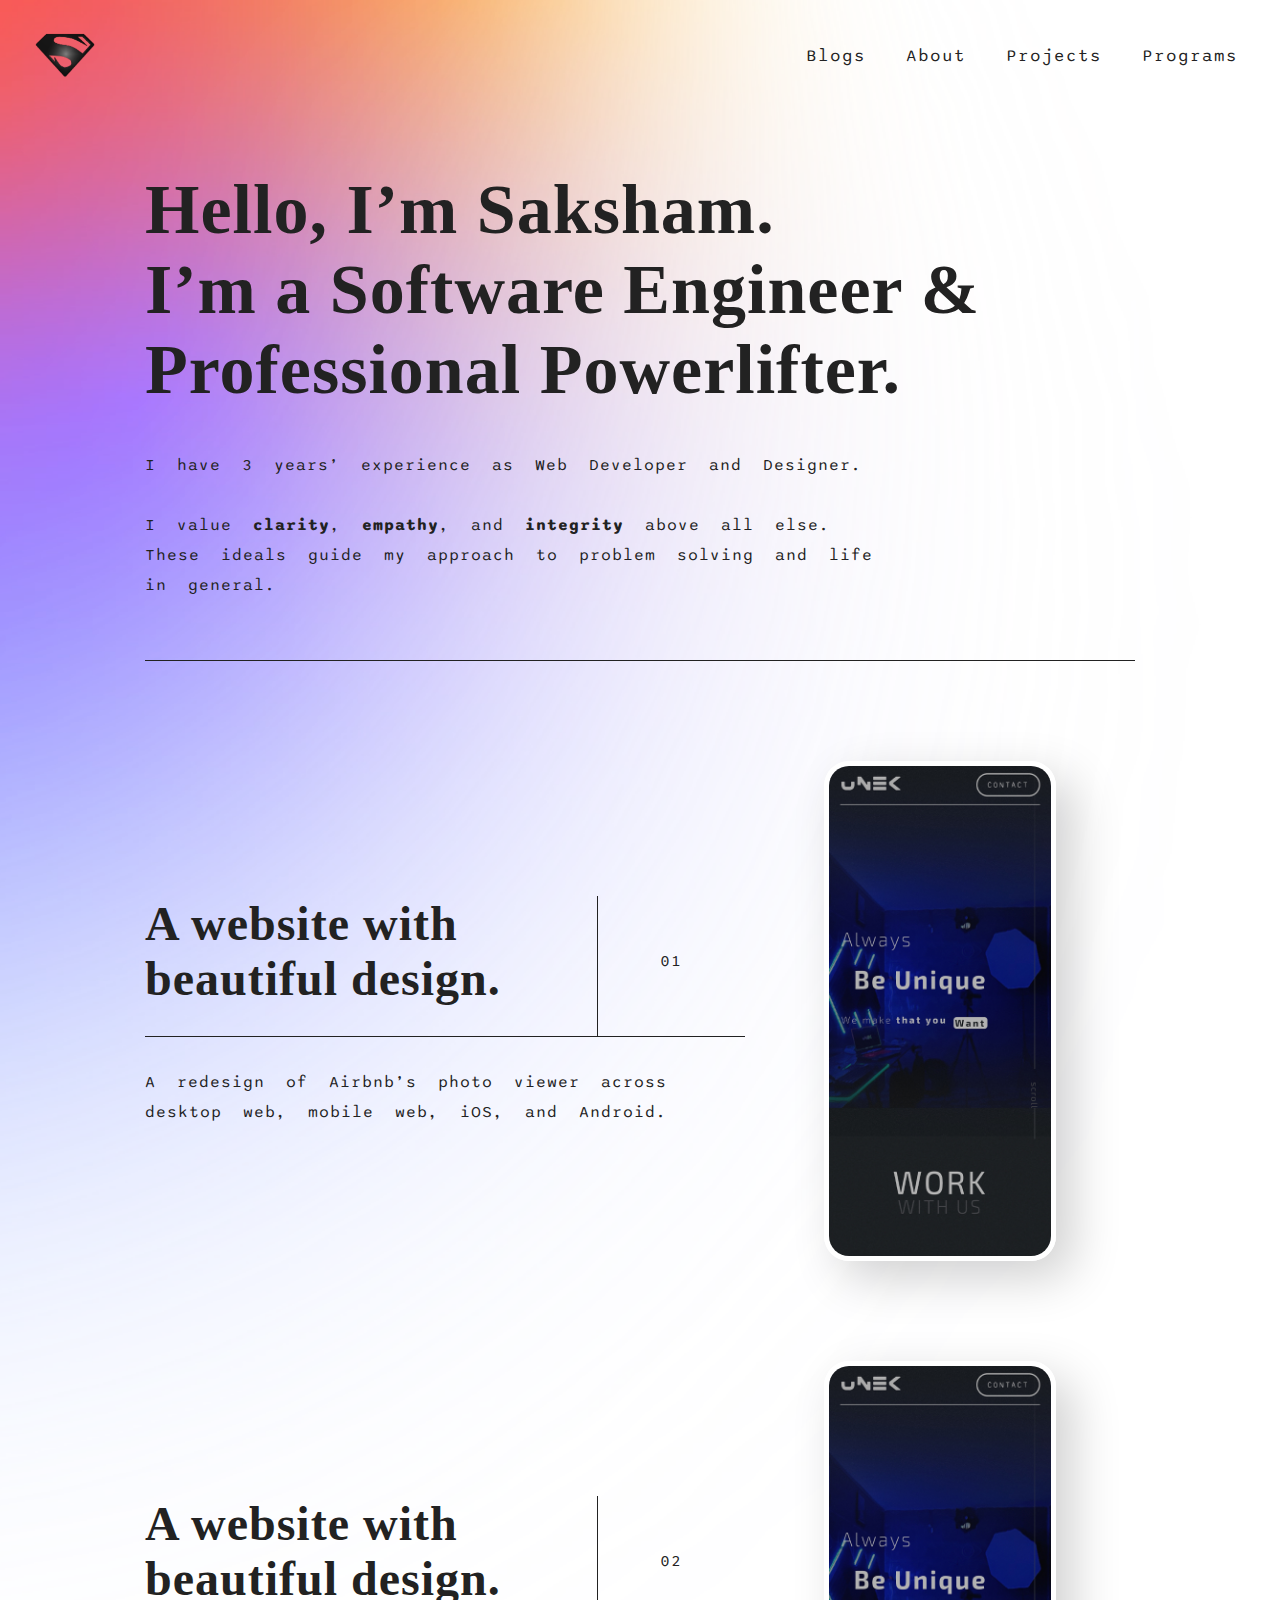
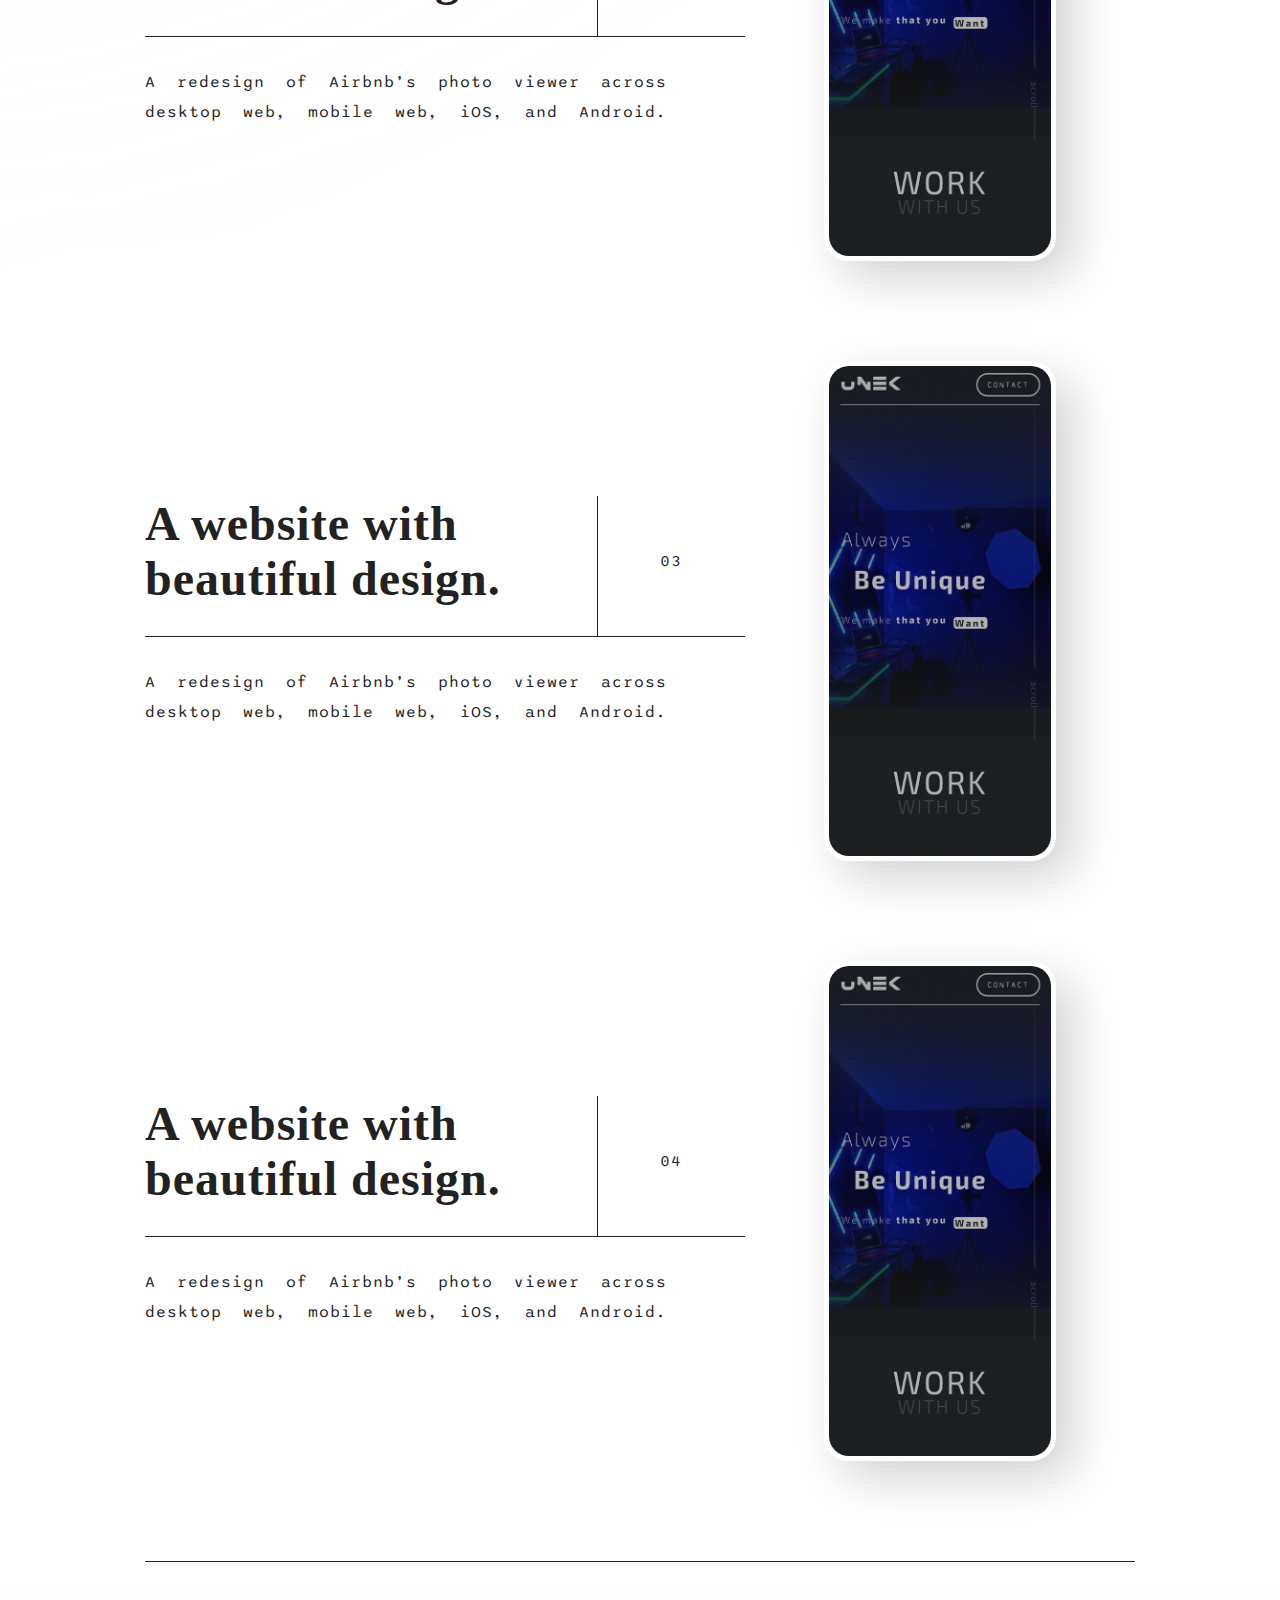
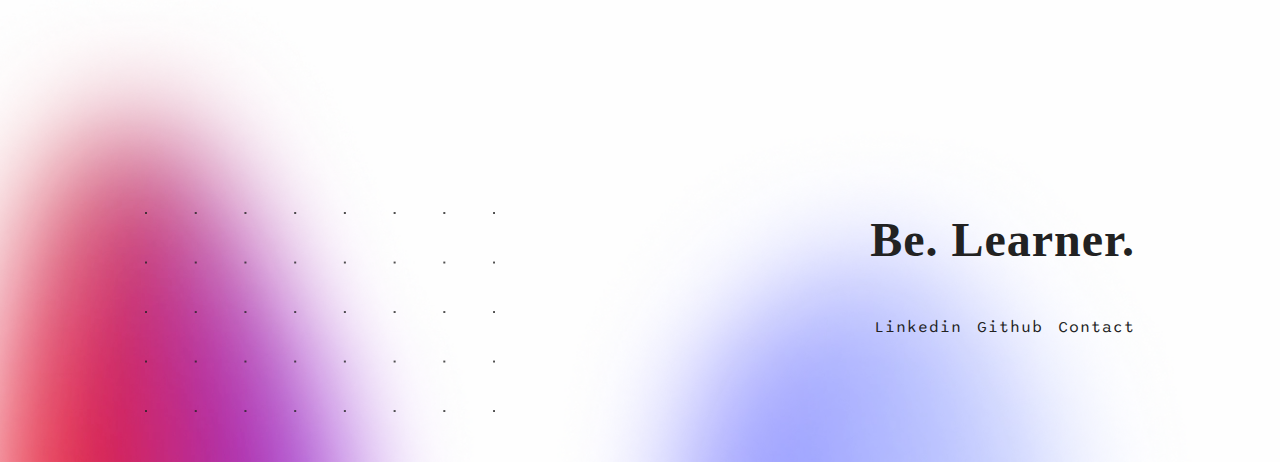
<file: New folder/index.html>
<html>
    <head>
        <title>Saksham Chib</title>
        <link rel="icon" type="image/x-icon" href="icon.jpg">
        <meta name="viewport" content="width=device-width, initial-scale=1.0">
        <link rel="stylesheet" href="style.css">
    </head>
    <body>
        <div class="colorchanger"></div>
        <div class="home">
            
            <div class="navbar">
                <div class="nav">
                    <div class="logo">
                        <a href="index.html"><img class="logoimage" src="logo.png" alt=""></a>
                    </div>
                    <div class="navspace"></div>
                    <a class="navbutton" href="">Blogs</a>
                    <a class="navbutton" href="about.html">About</a>
                    <a class="navbutton" href="Design.html">Projects</a>
                    <a class="navbutton" href="Project.html">Programs</a>
                </div>
            </div>
            <div class="homecontant">
                <h1 class="mytitle">
                    Hello,<br class="hlobr"> I’m Saksham.
                    <br>
                    <span class="mytitle" id="imdesigner">I’m a Software Engineer & Professional Powerlifter.</span>
                    
                </h1>
                <p class="mybio">
                    I have 3 years’ experience as Web Developer and Designer.
                    &zwj;
                    <br><br>
                    I value <strong>clarity</strong>, <strong>empathy</strong>, and <strong>integrity</strong> above all else. These ideals guide my approach to problem solving and life in general.
                    <br>
                    
                </p>
                <div class="homeline"></div>
            </div>


            <div id="projects">
                <div class="project-area">
                    <div class="project-text">
                        <div class="project-upper-text">
                            <div class="project-title">
                                <h1 class="project-name">
                                    A website with
                                    <br>
                                    beautiful design.
                                </h1>
                            </div>
                            <div class="project-mid-line"></div>
                            <div class="project-number">
                                <p class="project-count">01</p>
                            </div>
                        </div>
                        <div class="project-lower-text">
                            <p class="project-bio">
                                A redesign of Airbnb’s photo viewer across desktop web, mobile web, iOS, and Android.
                            </p>
                        </div>
                    </div>
                    <div class="project-visual">
                        <img src="project.jpg" alt="" class="project-image">
                    </div>
                </div>

                <div class="project-end-line"></div>

                <div class="project-area">
                    <div class="project-text">
                        <div class="project-upper-text">
                            <div class="project-title">
                                <h1 class="project-name">
                                    A website with
                                    <br>
                                    beautiful design.
                                </h1>
                            </div>
                            <div class="project-mid-line"></div>
                            <div class="project-number">
                                <p class="project-count">02</p>
                            </div>
                        </div>
                        <div class="project-lower-text">
                            <p class="project-bio">
                                A redesign of Airbnb’s photo viewer across desktop web, mobile web, iOS, and Android.
                            </p>
                        </div>
                    </div>
                    <div class="project-visual">
                        <img src="project.jpg" alt="" class="project-image">
                    </div>
                </div>

                <div class="project-end-line"></div>
                
                <div class="project-area">
                    <div class="project-text">
                        <div class="project-upper-text">
                            <div class="project-title">
                                <h1 class="project-name">
                                    A website with
                                    <br>
                                    beautiful design.
                                </h1>
                            </div>
                            <div class="project-mid-line"></div>
                            <div class="project-number">
                                <p class="project-count">03</p>
                            </div>
                        </div>
                        <div class="project-lower-text">
                            <p class="project-bio">
                                A redesign of Airbnb’s photo viewer across desktop web, mobile web, iOS, and Android.
                            </p>
                        </div>
                    </div>
                    <div class="project-visual">
                        <img src="project.jpg" alt="" class="project-image">
                    </div>
                </div>

                <div class="project-end-line"></div>

                <div class="project-area">
                    <div class="project-text">
                        <div class="project-upper-text">
                            <div class="project-title">
                                <h1 class="project-name">
                                    A website with
                                    <br>
                                    beautiful design.
                                </h1>
                            </div>
                            <div class="project-mid-line"></div>
                            <div class="project-number">
                                <p class="project-count">04</p>
                            </div>
                        </div>
                        <div class="project-lower-text">
                            <p class="project-bio">
                                A redesign of Airbnb’s photo viewer across desktop web, mobile web, iOS, and Android.
                            </p>
                        </div>
                    </div>
                    <div class="project-visual">
                        <img src="project.jpg" alt="" class="project-image">
                    </div>
                </div>


                <div class="project-base-line"></div>
            </div>
            
        </div>
        <footer>
            <div class="footer-area">
                <div class="foot-image">
                    <img src="footdots.png" alt="" class="footimg">
                </div>
                <div class="foot-text">
                    <h1 class="foot-title">
                        Be.<br class="brbe"> Learner.
                        <br>
                        
                    </h1>
                    <div class="foot-links">
                        <div class="faltuspace"></div>
                        <a class="foot-media"
                        href="https://www.linkedin.com/in/saksham-chib-55007a239" >
                    Linkedin</a>
                        <a class="foot-media" href="https://github.com/sakchib">Github</a>
                        <a class="foot-media" href="about.html">Contact</a>
                    </div>
            </div>
        </footer>
        
    </body>
</html>
</file>
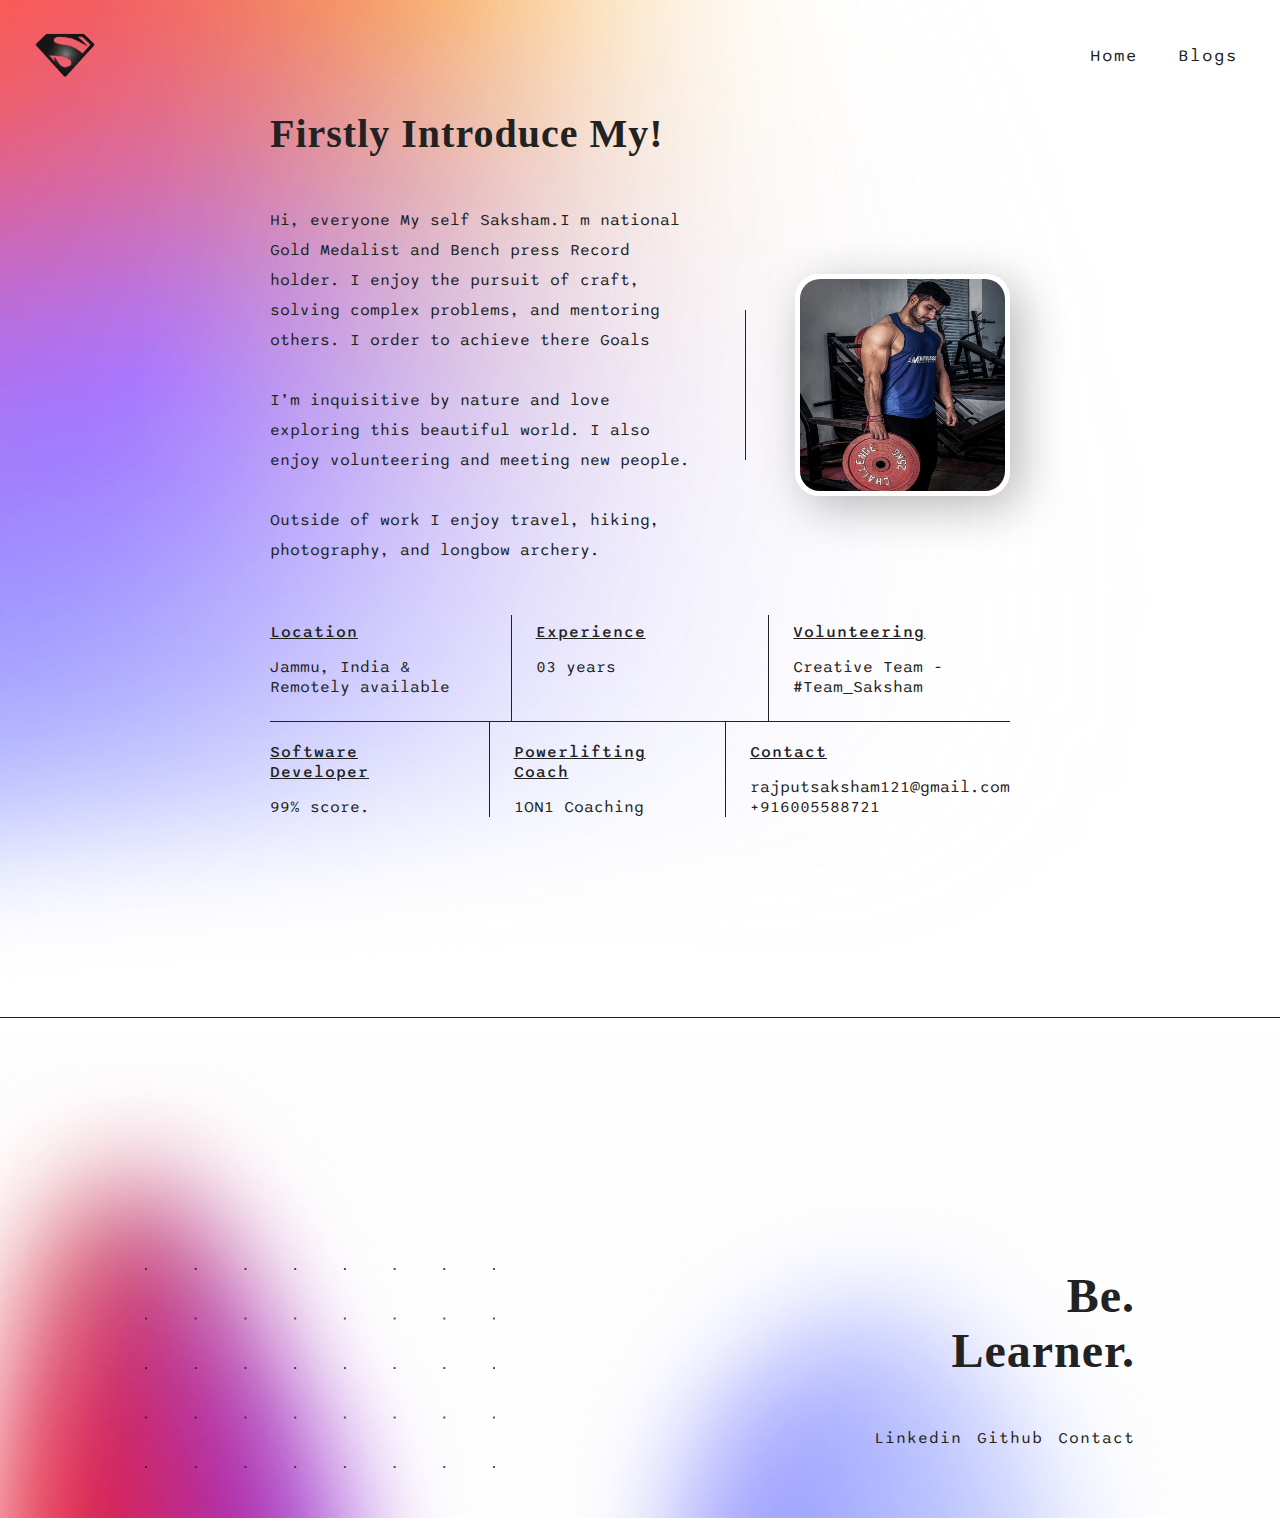
<file: New folder/about.html>
<html>
    <head>
        <title>About</title>
        <link rel="icon" type="image/x-icon" href="icon.jpg">
        <meta name="viewport" content="width=device-width, initial-scale=1.0">
        <link rel="stylesheet" href="style.css">
        <link rel="stylesheet" href="about.css">
    </head>
    <body>
        <div class="colorchanger2">

        </div>
        <div class="mainabout">
            <div class="navbar">
                <div class="nav">
                    <div class="logo">
                        <a href="index.html"><img class="logoimage" src="logo.png" alt=""></a>
                    </div>
                    <div class="navspace"></div>
                    <a class="navbutton" href="index.html">Home</a>
                    <a class="navbutton" href="">Blogs</a>
                </div>
            </div>
            <div class="about-contant">
                <div class="title-mimage">
                    <h1 class="about-title">Firstly Introduce<br class="whybr"> My!</h1>
                    <div class="myframe1">
                        <img src="pic.webp" alt="" class="mypic1">
                    </div>
                </div>
                
                <div class="about-myimage">
                    <div class="about-bio-wrap">
                        <p class="about-bio">
                            Hi, everyone My self Saksham.I m national Gold Medalist and Bench press
                            Record holder.
                            I enjoy the pursuit of craft, solving complex problems, and mentoring others.
                            I order to achieve there Goals
                            <br>
                            <br>
                            I’m inquisitive by nature and love exploring this beautiful world. I also enjoy volunteering and meeting new people.
                            <br>
                            <br>
                            Outside of work I enjoy travel, hiking, photography, and longbow archery.
                        </p>
                    </div>
                    <div class="about-mid-line"></div>
                    <div class="myimage-frame">
                        <img src="pic.webp" alt="" class="mypic">
                    </div>
                </div>
                <div class="skill-wrap">
                    <div class="skill-box1">
                        <div class="skills1">
                            <h6>Location</h6>
                            <p class="mini-bio">
                                Jammu, India &
                                <br>
                                Remotely available
                            </p>
                        </div>
                        <div class="skills2">
                            <h6>Experience</h6>
                            <p class="mini-bio">03 years</p>
                        </div>
                        <div class="skills3">
                            <h6>Volunteering</h6>
                            <p class="mini-bio">
                                Creative Team - 
                                <br>
                                #Team_Saksham
                            </p>
                        </div>
                    </div>

                    <div class="skill-box2">
                        <div class="skills4">
                            <h6 class="box2head">Software Developer</h6>
                            <p class="mini-bio">
                                99% score.
                            </p>
                        </div>
                        <div class="skills5">
                            <h6 class="box2head">Powerlifting Coach</h6>
                            <p class="mini-bio">1ON1 Coaching</p>
                        </div>
                        <div class="skills6">
                            <h6 class="box2head">Contact</h6>
                            <p class="mini-bio">
                                rajputsaksham121@gmail.com
                                <br>
                                +916005588721
                            </p>
                        </div>
                    </div>

                </div>
            </div>



            <div class="project-base-line"></div>
            </div>
            
        </div>
        <footer>
            <div class="footer-area">
                <div class="foot-image">
                    <img src="footdots.png" alt="" class="footimg">
                </div>
                <div class="foot-text">
                    <h1 class="foot-title">
                        Be.<br> Learner.
                        <br>
                        
                    </h1>
                    <div class="foot-links">
                        <div class="faltuspace"></div>
                        <a class="foot-media"
                        href="https://www.linkedin.com/in/saksham-chib-55007a239" >
                    Linkedin</a>
                        <a class="foot-media" href="https://github.com/sakchib">Github</a>
                        <a class="foot-media" href="about.html">Contact</a>
                    </div>
                </div>
            </div>
        </footer>
        
    </body>
</html>
</file>
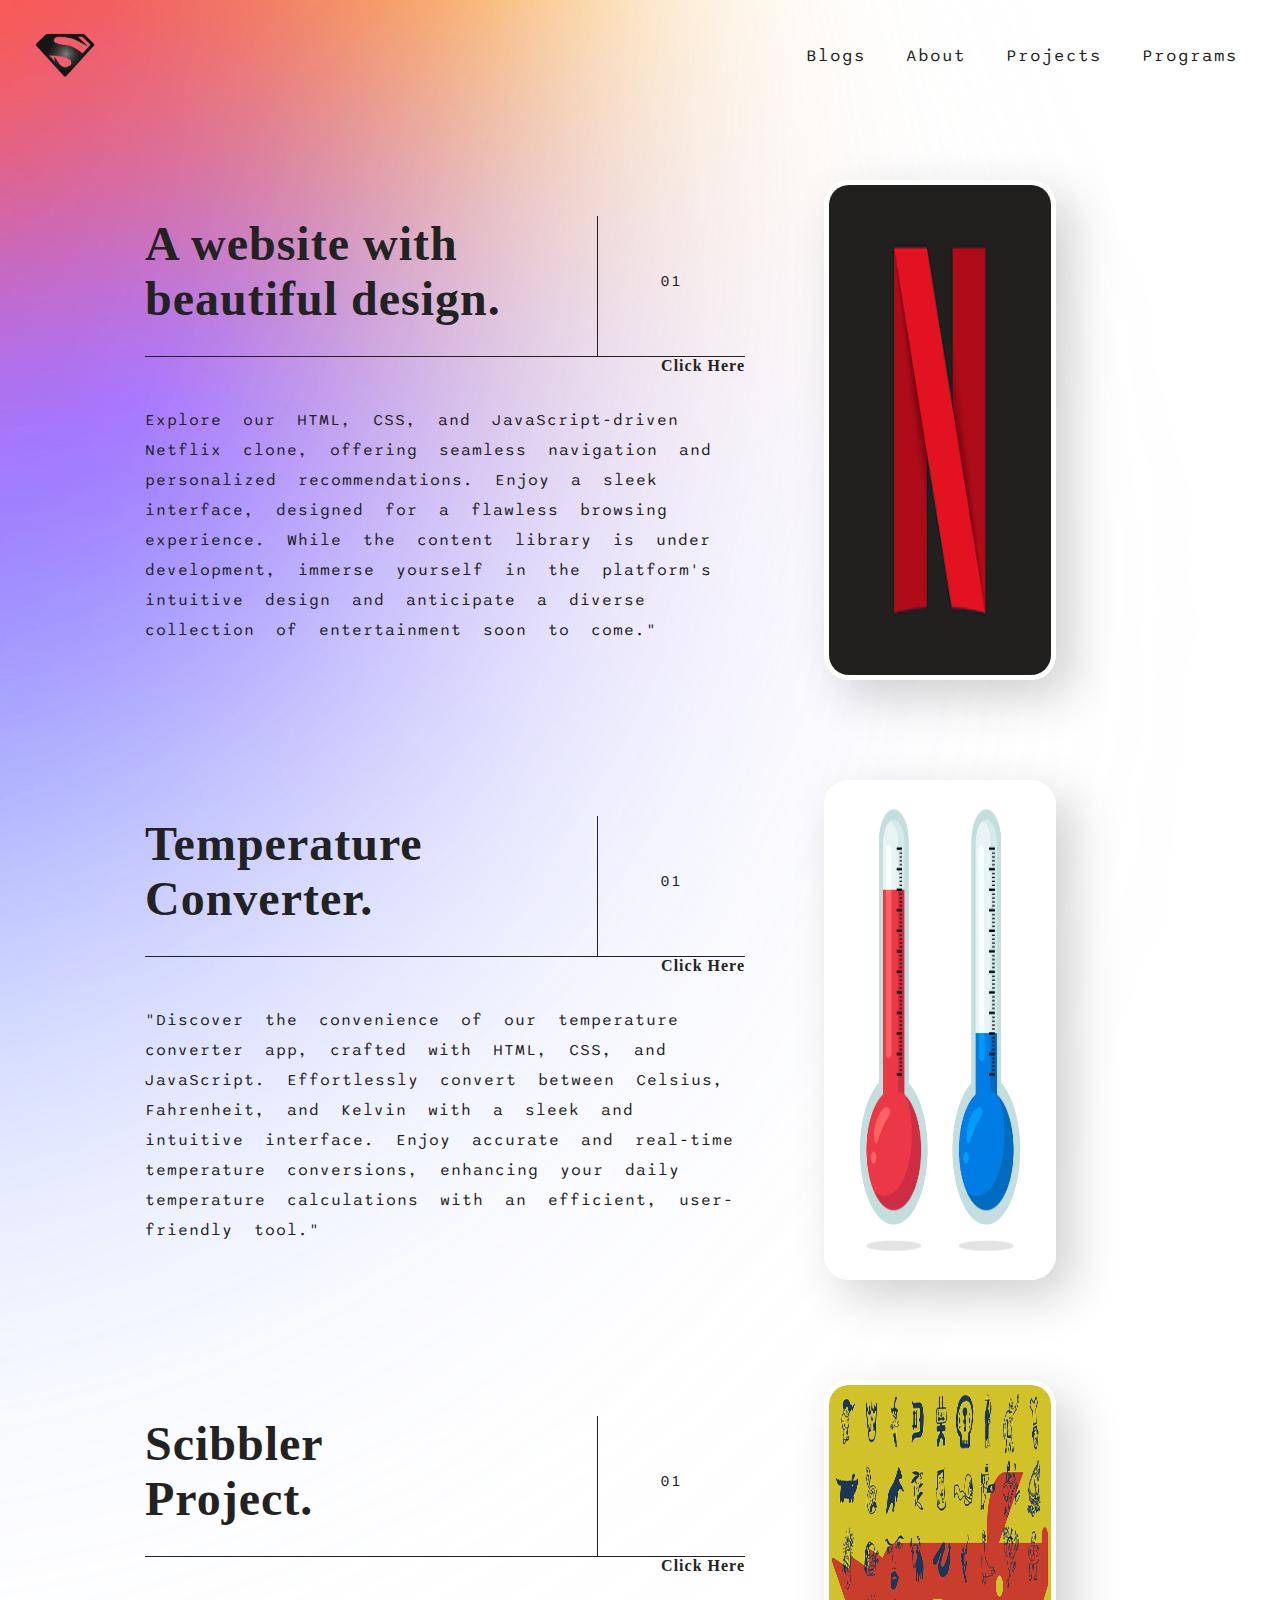
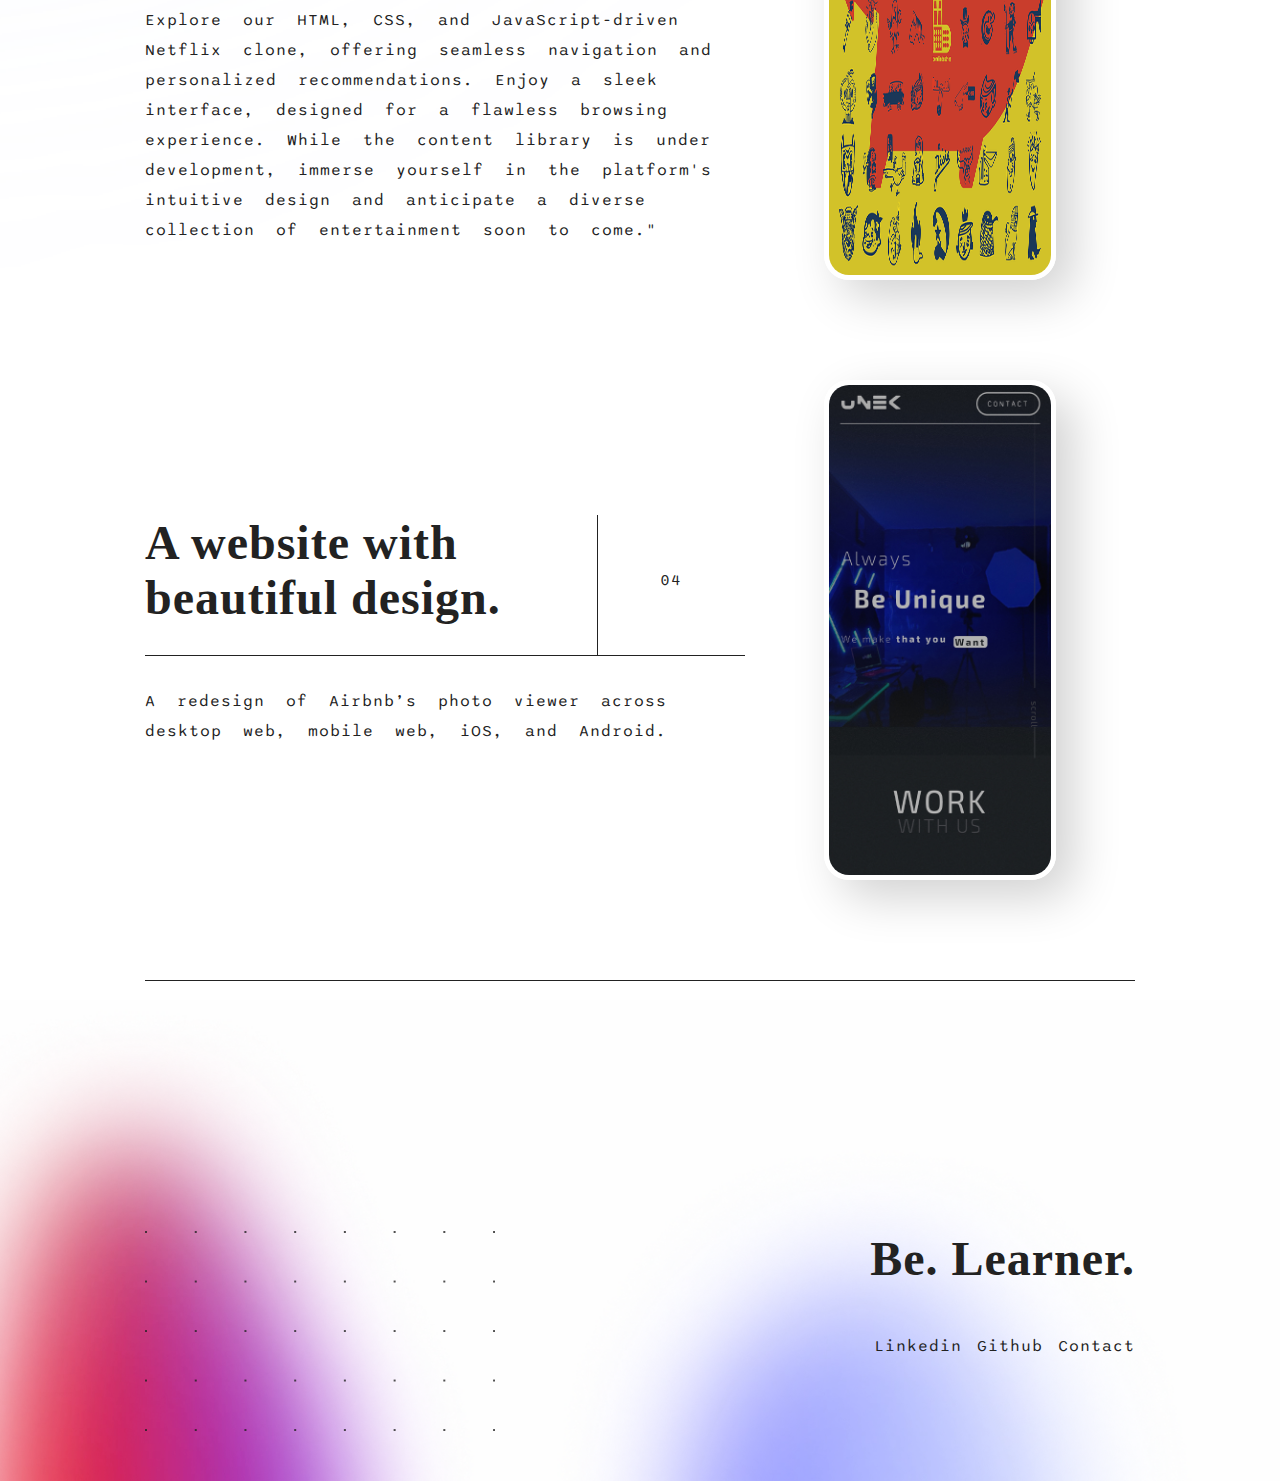
<file: New folder/Design.html>
<html>
    <head>
        <title>Saksham Chib</title>
        <link rel="icon" type="image/x-icon" href="icon.jpg">
        <meta name="viewport" content="width=device-width, initial-scale=1.0">
        <link rel="stylesheet" href="style.css">
    </head>
    <body>
        <div class="colorchanger"></div>
        <div class="home">
            
            <div class="navbar">
                <div class="nav">
                    <div class="logo">
                        <a href="index.html"><img class="logoimage" src="logo.png" alt=""></a>
                    </div>
                    <div class="navspace"></div>
                    <a class="navbutton" href="">Blogs</a>
                    <a class="navbutton" href="about.html">About</a>
                    <a class="navbutton" href="Design.html">Projects</a>
                    <a class="navbutton" href="Project.html">Programs</a>
                </div>
            </div>
            <!-- <div class="homecontant">
                <h1 class="mytitle">
                    Hello,<br class="hlobr"> I’m Saksham.
                    <br>
                    <span class="mytitle" id="imdesigner">I’m a Software Engineer & Professional Powerlifter.</span>
                    
                </h1>
                <p class="mybio">
                    I have 3 years’ experience as Web Developer and Designer.
                    &zwj;
                    <br><br>
                    I value <strong>clarity</strong>, <strong>empathy</strong>, and <strong>integrity</strong> above all else. These ideals guide my approach to problem solving and life in general.
                    <br>
                    
                </p>
                <div class="homeline"></div>
            </div> -->


            <div id="projects">
                <div class="project-area">
                    <div class="project-text">
                        <div class="project-upper-text">
                            <div class="project-title">
                                <h1 class="project-name">
                                    A website with
                                    <br>
                                    beautiful design.
                               
                                   
                                </h1>
                            </div>
                            <div class="project-mid-line"></div>
                            <div class="project-number">
                                <p class="project-count">01</p>
                            </div>
                        </div>
                        <div class="project-lower-text">
                            <a href="./Netflix-Clone-main/index.html" class="foot-media" ><h1>Click Here</h1>  </a>
                            <p class="project-bio">
                                Explore our HTML, CSS, and JavaScript-driven Netflix clone, offering seamless navigation and personalized recommendations. Enjoy a sleek interface, designed for a flawless browsing experience. While the content library is under development, immerse yourself in the platform's intuitive design and anticipate a diverse collection of entertainment soon to come."
                            </p>
                        </div>
                    </div>
                    <div class="project-visual">
                        <a href="./Netflix-Clone-main/index.html"><img src="netflix.webp" alt="" class="project-image"></a>
                    </div>
                </div>

                <div class="project-end-line"></div>
                <div class="project-area">
                    <div class="project-text">
                        <div class="project-upper-text">
                            <div class="project-title">
                                <h1 class="project-name">
                                    Temperature
                                    <br>
                                    Converter.
                               
                                   
                                </h1>
                            </div>
                            <div class="project-mid-line"></div>
                            <div class="project-number">
                                <p class="project-count">01</p>
                            </div>
                        </div>
                        <div class="project-lower-text">
                            <a href="./Temperature-Converter-master/index.html" class="foot-media" ><h1>Click Here</h1>  </a>
                            <p class="project-bio">
                                "Discover the convenience of our temperature converter app, crafted with HTML, CSS, and JavaScript. Effortlessly convert between Celsius, Fahrenheit, and Kelvin with a sleek and intuitive interface. Enjoy accurate and real-time temperature conversions, enhancing your daily temperature calculations with an efficient, user-friendly tool."                            </p>
                        </div>
                    </div>
                    <div class="project-visual">
                        <a href="./Temperature-Converter-master/index.html"><img src="./Netflix-Clone-main/thermometers_hot_and_cold.jpg" alt="" class="project-image"></a>
                    </div>
                </div>

                <div class="project-end-line"></div>
                
                <div class="project-area">
                    <div class="project-text">
                        <div class="project-upper-text">
                            <div class="project-title">
                                <h1 class="project-name">
                                    Scibbler
                                    <br>
                                    Project.
                               
                                   
                                </h1>
                            </div>
                            <div class="project-mid-line"></div>
                            <div class="project-number">
                                <p class="project-count">01</p>
                            </div>
                        </div>
                        <div class="project-lower-text">
                            <a href="./Scribbler-Project-master/index.html" class="foot-media" ><h1>Click Here</h1>  </a>
                            <p class="project-bio">
                                Explore our HTML, CSS, and JavaScript-driven Netflix clone, offering seamless navigation and personalized recommendations. Enjoy a sleek interface, designed for a flawless browsing experience. While the content library is under development, immerse yourself in the platform's intuitive design and anticipate a diverse collection of entertainment soon to come."
                            </p>
                        </div>
                    </div>
                    <div class="project-visual">
                        <a href="./Scribbler-Project-master/index.html"><img src="./Scribbler-Project-master/original-6814d2d69013d48885a19cbba5028588.png" alt="" class="project-image"></a>
                    </div>
                </div>

                <div class="project-end-line"></div>

                <div class="project-area">
                    <div class="project-text">
                        <div class="project-upper-text">
                            <div class="project-title">
                                <h1 class="project-name">
                                    A website with
                                    <br>
                                    beautiful design.
                                </h1>
                            </div>
                            <div class="project-mid-line"></div>
                            <div class="project-number">
                                <p class="project-count">04</p>
                            </div>
                        </div>
                        <div class="project-lower-text">
                            <p class="project-bio">
                                A redesign of Airbnb’s photo viewer across desktop web, mobile web, iOS, and Android.
                            </p>
                        </div>
                    </div>
                    <div class="project-visual">
                        <img src="project.jpg" alt="" class="project-image">
                    </div>
                </div>


                <div class="project-base-line"></div>
            </div>
            
        </div>
        <footer>
            <div class="footer-area">
                <div class="foot-image">
                    <img src="footdots.png" alt="" class="footimg">
                </div>
                <div class="foot-text">
                    <h1 class="foot-title">
                        Be.<br class="brbe"> Learner.
                        <br>
                        
                    </h1>
                    <div class="foot-links">
                        <div class="faltuspace"></div>
                        <a class="foot-media"
                        href="https://www.linkedin.com/in/saksham-chib-55007a239" >
                    Linkedin</a>
                        <a class="foot-media" href="https://github.com/sakchib">Github</a>
                        <a class="foot-media" href="about.html">Contact</a>
                    </div>
                </div>
            </div>
        </footer>
        
    </body>
</html>
</file>
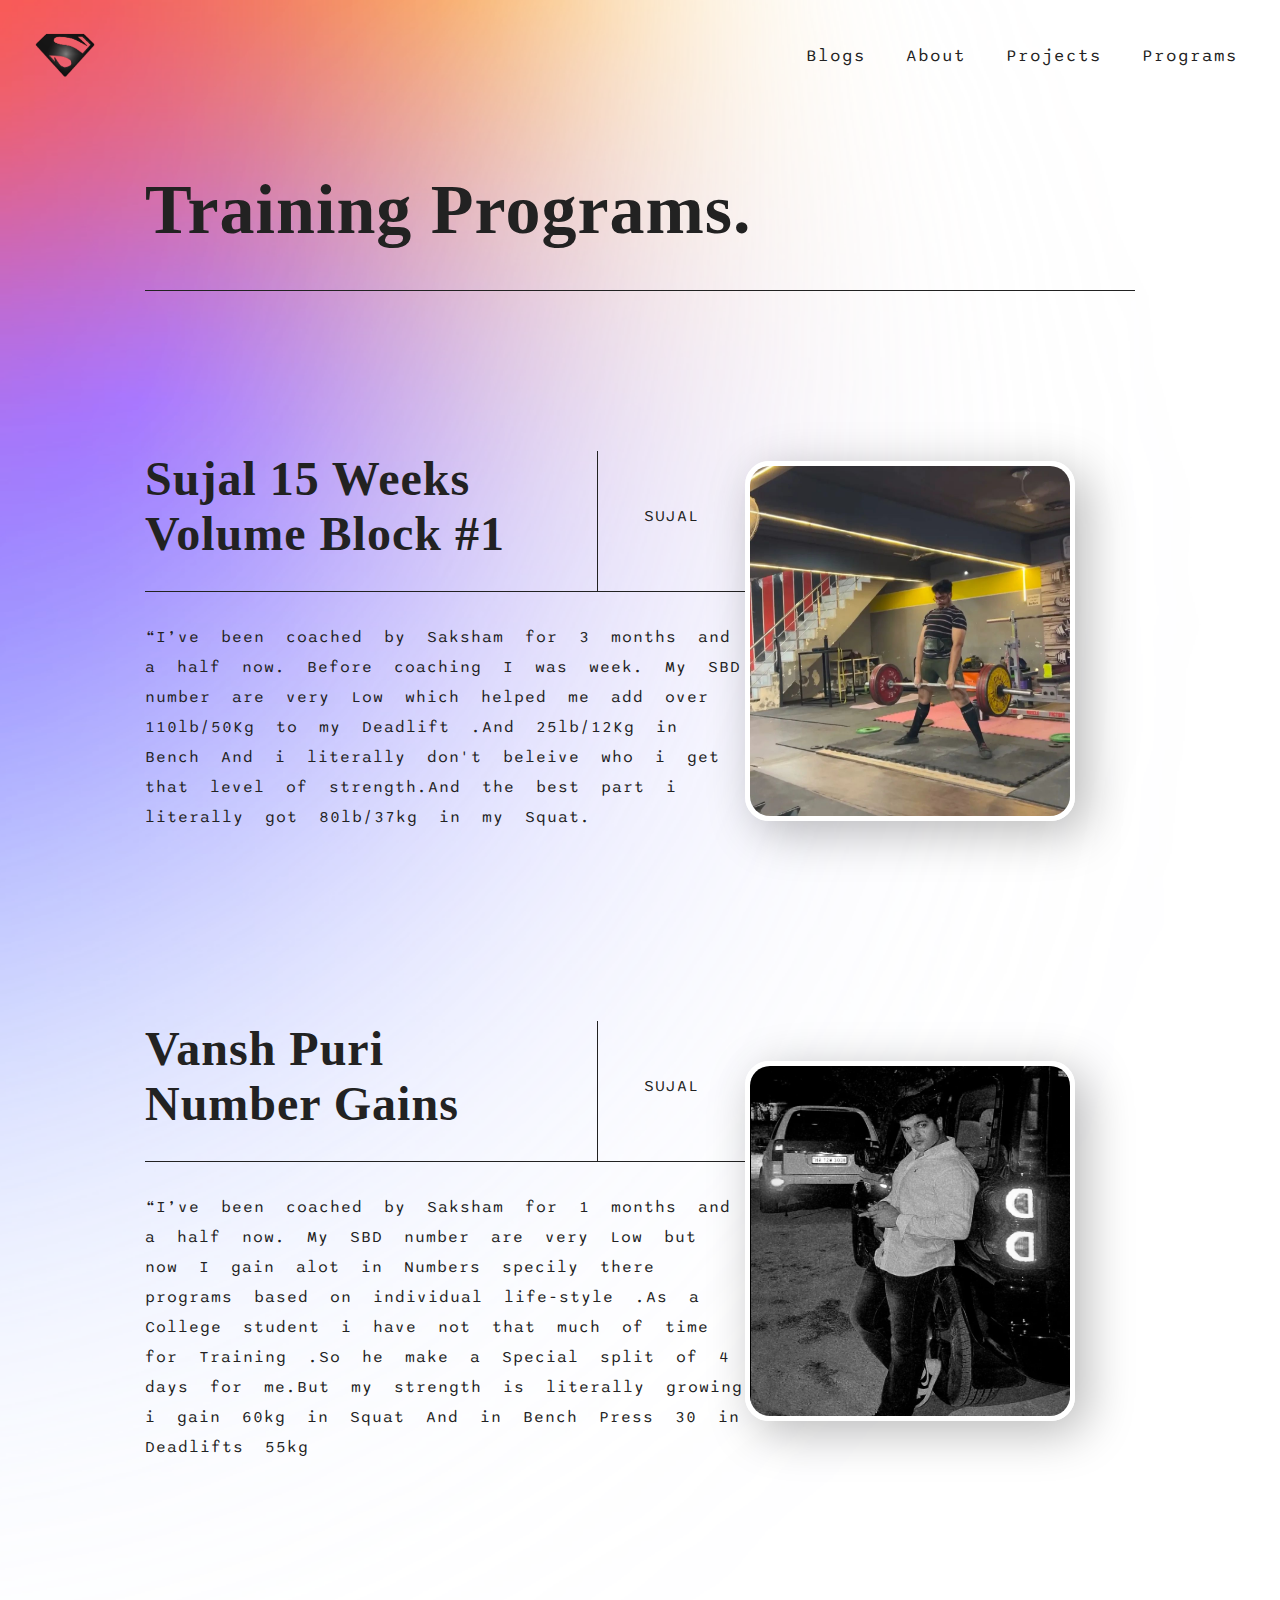
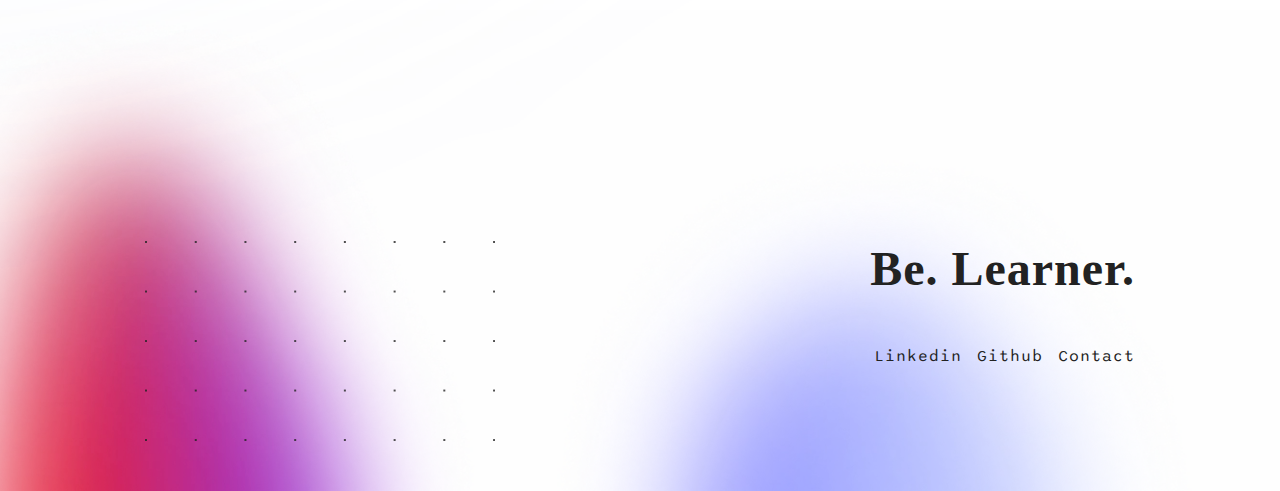
<file: New folder/Project.html>
<html>
    <head>
        <title>Saksham Chib</title>
        <link rel="icon" type="image/x-icon" href="icon.jpg">
        <meta name="viewport" content="width=device-width, initial-scale=1.0">
        <link rel="stylesheet" href="Project.css">
    </head>
    <body>
        <div class="colorchanger"></div>
        <div class="home">
            
            <div class="navbar">
                <div class="nav">
                    <div class="logo">
                        <a href="index.html"><img class="logoimage" src="logo.png" alt=""></a>
                    </div>
                    <div class="navspace"></div>
                    <a class="navbutton" href="">Blogs</a>
                    <a class="navbutton" href="about.html">About</a>
                    <a class="navbutton" href="">Projects</a>
                    <a class="navbutton" href="Project.html">Programs</a>
                </div>
            </div>
            <div class="homecontant">
                <h1 class="mytitle">
                    Training Programs<br class="hlobr">.
                    <br>
                  
                    
                </h1>
  
                <div class="homeline"></div>
            </div>


            <div id="projects">
                <div class="project-area">
                    <div class="project-text">
                        <div class="project-upper-text">
                            <div class="project-title">
                                <h1 class="project-name">
                                   Sujal 15 Weeks
                                    <br>
                                    Volume Block #1
                                </h1>
                            </div>
                            <div class="project-mid-line"></div>
                            <div class="project-number">
                                <p class="project-count">SUJAL</p>
                            </div>
                        </div>
                        <div class="project-lower-text">
                            <p class="project-bio">
                                “I’ve been coached by Saksham  for 3 months and a half now. Before coaching I was week. My SBD number are very Low which helped me add over 110lb/50Kg to my Deadlift .And 25lb/12Kg in Bench And i literally don't beleive who i get that level of strength.And the best part i literally got 80lb/37kg in my Squat.
                    </div>
                 
                  
                </div>
                <div class="myimage-frame">
                    <img src="Sujal.webp" alt="" class="mypic">
                </div>
            </div>
           
        </div>   
        <div id="projects">
            <div class="project-area">
                <div class="project-text">
                    <div class="project-upper-text">
                        <div class="project-title">
                            <h1 class="project-name">
                               Vansh Puri
                                <br>
                                Number Gains
                            </h1>
                        </div>
                        <div class="project-mid-line"></div>
                        <div class="project-number">
                            <p class="project-count">SUJAL</p>
                        </div>
                    </div>
                    <div class="project-lower-text">
                        <p class="project-bio">
                            “I’ve been coached by Saksham  for 1 months and a half now. My SBD number are very Low but now I gain alot in Numbers specily there programs based on individual life-style .As a College student i have not that much of time for Training .So he make a Special split of 4 days for me.But my strength is literally growing i gain 60kg in Squat And in Bench Press 30 in Deadlifts 55kg
                </div>
             
              
            </div>
            <div class="myimage-frame">
                <img src="vansh.png" alt="" class="mypic">
            </div>
        </div>
       
    </div>  
        <footer>
            <div class="footer-area">
                <div class="foot-image">
                    <img src="footdots.png" alt="" class="footimg">
                </div>
                <div class="foot-text">
                    <h1 class="foot-title">
                        Be.<br class="brbe"> Learner.
                        <br>
                        
                    </h1>
                    <div class="foot-links">
                        <div class="faltuspace"></div>
                        <a class="foot-media"
                        href="https://www.linkedin.com/in/saksham-chib-55007a239" >
                    Linkedin</a>
                        <a class="foot-media" href="https://github.com/sakchib">Github</a>
                        <a class="foot-media" href="about.html">Contact</a>
                    </div>
                </div>
            </div>
        </footer>
        
    </body>
</html>
</file>
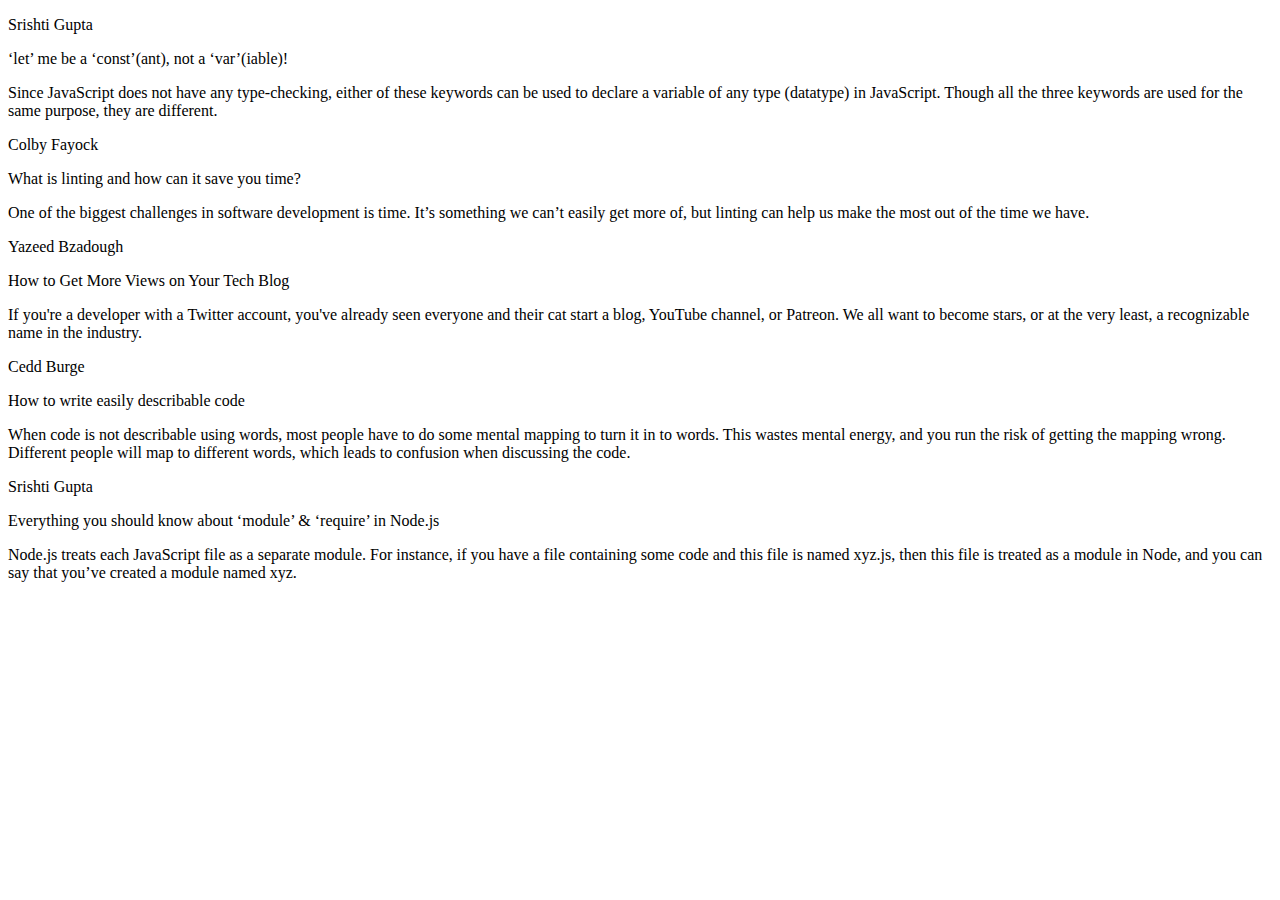
<file: New folder/Scribbler-Project-master/html/postslist.html>
<!DOCTYPE html>
<html>

<head>
    <!-- TODO: Include Font Awesome file here -->
    <!-- TODO: Include Google Fonts file here -->
</head>

<body>
    <!-- TODO: Include code for header here -->

    <!-- ATTENTION: The HTML code for the list of posts has been given to you. You can feel free to add/delete/modify this code. You need to write the proper CSS and JavaScript code corresponding to this page so that the result looks like the screenshots given to you in the Project Statement. -->

    <!-- list of all posts starts here -->
    <div>

        <!-- post 1 starts here -->
        <div>
            <div>
                <p>Srishti Gupta</p>
            </div>

            <div>
                <div>
                    <p>‘let’ me be a ‘const’(ant), not a ‘var’(iable)!</p>
                    <span>
                        <!-- TODO: Include Font Awesome icon for delete icon here -->
                    </span>
                </div>
                <p>Since JavaScript does not have any type-checking, either of these keywords can be used to declare a variable of any type (datatype) in JavaScript. Though all the three keywords are used for the same purpose, they are different.</p>
                <span>
                    <!-- TODO: Include Font Awesome icon for horizontal ellipsis icon here -->
                </span>
            </div>
        </div>
        <!-- post 1 ends here -->

        <!-- post 2 starts here -->
        <div>
            <div>
                <p>Colby Fayock</p>
            </div>

            <div>
                <div>
                    <p>What is linting and how can it save you time?</p>
                    <span>
                        <!-- TODO: Include Font Awesome icon for delete icon here -->
                    </span>
                </div>
                <p>One of the biggest challenges in software development is time. It’s something we can’t easily get more of, but linting can help us make the most out of the time we have.</p>
                <span>
                    <!-- TODO: Include Font Awesome icon for horizontal ellipsis icon here -->
                </span>
            </div>
        </div>
        <!-- post 2 ends here -->

        <!-- post 3 starts here -->
        <div>
            <div>
                <p>Yazeed Bzadough</p>
            </div>

            <div>
                <div>
                    <p>How to Get More Views on Your Tech Blog</p>
                    <span>
                        <!-- TODO: Include Font Awesome icon for delete icon here -->
                    </span>
                </div>
                <p>If you're a developer with a Twitter account, you've already seen everyone and their cat start a blog, YouTube channel, or Patreon. We all want to become stars, or at the very least, a recognizable name in the industry.</p>
                <span>
                    <!-- TODO: Include Font Awesome icon for horizontal ellipsis icon here -->
                </span>
            </div>
        </div>
        <!-- post 3 ends here -->

        <!-- post 4 starts here -->
        <div>
            <div>
                <p>Cedd Burge</p>
            </div>

            <div>
                <div>
                    <p>How to write easily describable code</p>
                    <span>
                        <!-- TODO: Include Font Awesome icon for delete icon here -->
                    </span>
                </div>
                <p>When code is not describable using words, most people have to do some mental mapping to turn it in to words. This wastes mental energy, and you run the risk of getting the mapping wrong. Different people will map to different words, which
                    leads to confusion when discussing the code.</p>
                <span>
                    <!-- TODO: Include Font Awesome icon for horizontal ellipsis icon here -->
                </span>
            </div>
        </div>
        <!-- post 4 ends here -->

        <!-- post 5 starts here -->
        <div>
            <div>
                <p>Srishti Gupta</p>
            </div>

            <div>
                <div>
                    <p>Everything you should know about ‘module’ & ‘require’ in Node.js</p>
                    <span>
                        <!-- TODO: Include Font Awesome icon for delete icon here -->
                    </span>
                </div>
                <p>Node.js treats each JavaScript file as a separate module. For instance, if you have a file containing some code and this file is named xyz.js, then this file is treated as a module in Node, and you can say that you’ve created a module
                    named xyz.</p>
                <span>
                    <!-- TODO: Include Font Awesome icon for horizontal ellipsis icon here -->
                </span>
            </div>
        </div>
        <!-- post 5 ends here -->

        <!-- TODO: Write code for delete post modal here -->

    </div>
    <!-- list of all posts ends here -->
</body>

</html>
</file>
<file: New folder/style.css>
@import url('https://fonts.googleapis.com/css2?family=Sono:wght@200;300;400;500;600;700;800&display=swap');
*{
    margin: 0px;
    padding: 0px;
    font-family: 'Sono', sans-serif;
    font-size: 16px;
    color: #222222;
    letter-spacing: 1px;
    scroll-behavior: smooth;
    
}
::selection {
    color: white;
    background: #2222223a;
  }
h1{
    font-family: Georgia, 'Times New Roman', Times, serif;
}
p{
    line-height: 30px;
    word-spacing: 10px;
}
.colorchanger{
    z-index: -1;
    position: absolute;
    width: 100%;
    height: 2000px;
    background-image: url("bg.webp");
    background-repeat: no-repeat;
    background-size: cover;
    opacity: .7;
    animation: hue-rotate 15s linear infinite;
}
@keyframes hue-rotate {
    from {
      -webkit-filter: hue-rotate(0);
      -moz-filter: hue-rotate(0);
      -ms-filter: hue-rotate(0);
      filter: hue-rotate(0);
    }
    to {
      -webkit-filter: hue-rotate(360deg);
      -moz-filter: hue-rotate(360deg);
      -ms-filter: hue-rotate(360deg);
      filter: hue-rotate(360deg);
    }
  }

.home{
    width: 100%;
    height: auto;

}
.navbar{
    height: 50px;
    width: 100%;
    padding-top: 30px;
}
.nav{
    height: 100%;
    max-width: 1600px;
    width: 95%;
    margin: auto;
    display: flex;
}
.logo{
    height: 50px;
    position: fixed;
}
.logoimage{
    height: 100%;
}

.navspace{
    box-sizing: border-box;
    width: 100%;
}

.navbutton{
    text-decoration: none;
    font-size: 17px;
    font-weight: 400;
    padding:0px 10px 0px 30px;
    margin: auto;
    transition: .3s;
    text-decoration: underline rgba(0, 0, 0, 0);
}
.navbutton:hover{
    text-decoration: underline #222222;
}

.homecontant{
    width: 990px;
    margin: auto;
    padding-top: 90px;
}
.hlobr{
    display: none;
}
.mytitle{
    font-family: Georgia, 'Times New Roman', Times, serif;
    font-size: 70px;
    margin-bottom: 40px;
}
.mybio{
    max-width: 750px;
    padding-bottom: 60px;
}
.morebio{
    font-weight: 500;
    
}
.homeline{
    width: 100%;
    height: 1px;
    background-color: #222222;
}

#projects{
    width: 990px;
    margin: auto;
}
.project-area{
    display: flex;
    width: 100%;
    height: 500px;
    margin: 100px 0px 100px 0px;
}
.project-text{
    width: 600px;
    margin: auto 0px auto 0px;
}
.project-upper-text{
    display: flex;
    height: 140px;
    max-width: 600px;
    border-bottom: 1px solid #222222;
}
.project-title{
    width: 460px;
    height: 100%;
}
.project-name{
    font-size: 48px;
}

.project-mid-line{
    width: 1px;
    height: 100%;
    background-color: #222222;
}
.project-number{
    width: 150px;
    height: 100%;
    align-items: center;
}
.project-count{
    margin-top: 50px;
    text-align: center;
    width: 100%;
    align-self: center;
}
.project-bio{
    margin-top: 30px;
}

.project-visual{
    box-sizing: border-box ;
    height: 100%;
    width: 232px;
    margin: auto;
    border: 5px solid white;
    border-radius: 25px;
    box-shadow: 17px 17px 48px rgba(0, 0, 0, 0.184);
}
.project-image{
    height: 100%;
    width: 100%;
    border-radius: 20px;
}
.project-end-line{
    height: 1px;
    width: 100px;
    background-color: #222222;
    display: none;
}


.project-base-line{
    height: 1px;
    width: 100%;
    background-color: #222222;
}
footer{
    width: 100%;
    height: fit-content;
    background-image: url("footbg.webp");
    background-repeat: no-repeat;
    background-size: cover;
    background-position: center;
    animation: hue-rotate 40s linear infinite;
}

.footer-area{
    margin: auto;
    height: 450px;
    width: 990px;
    display: flex;
    padding-bottom: 50px;
}
.foot-image{
    width: 50%;
    height: 100%;
}
.footimg{
    margin-top: 250px;
    height: 200px;
    width: 350px;
}
.foot-text{
    width: 50%;
}
.foot-title{
    text-align: right;
    font-size: 48px;
    padding-top: 250px;
    padding-bottom: 50px;
}
.foot-links{
    height: auto;
    display: flex;
}
.faltuspace{
    box-sizing: border-box;
    width: 100%;
}
.foot-media{
    margin-left: 15px;
    text-decoration: none;
    text-align: right;
}
.brbe{
    display: none;
}


@media (max-width: 1024px){

    .homecontant{
        width: 850px;
        padding-top: 50px;
    }

    #projects{
        width: 850px;
    }

    .footer-area{
        width: 850px;
    }

    .mybio{
        padding-bottom: 100px;
    }
    .footer-area{
        height: 400px;
        width: 850px;
    }
    .footimg{
        margin-top: 200px;
    }
    .foot-title{
        padding-top: 200px;
    }
}

@media (max-width: 900px){

    .logo{
        height: 50px;
        position: relative;
    }
    .mytitle{
        font-size: 48px;
    }
    .homecontant{
        width: 90%;
    }
    #projects{
        width: 90%;
    }
    .footer-area{
        width: 90%;
    }
    .project-text{
        width: 400px;
        margin: auto 0px auto 0px;
    }
    .project-title{
        width: 650px;
    }
    .project-name{
        font-size: 36px;
    }
}

@media (max-width:750px){
    .navbar{
        padding-top: 10px;
    }
   
    .project-area{
        display: block;
        width: 100%;
        height: auto;
        margin-top: 100px;
    }

    .project-upper-text{
        display: block;
        height: 100px;
        max-width: 90%;
        border: none;
    }
    .project-title{
        width: 100%;
        height: auto;
    }
    .project-mid-line{
        display: none;
    }
    .project-number{
        display: none;
    }
    .project-bio{
        width: 100%;
        margin: 0%;
    }
    .project-visual{
        height: 409px;
        width: 190px;
        margin: 50px 0px;
    }
    .project-text{
        width: 100%;
        margin: auto 0px auto 0px;
    }
    .footer-area{
        margin: auto;
        height: fit-content;
        width: 100%;
        padding-bottom: 20px;
    }
    .project-end-line{
        display: inline-block;
        width: 300px;
    }

    .foot-image{
        display: none;
    }
    .foot-text{
        width: 90%;
        margin: auto;
    }
    .foot-title{
        text-align: left;
        font-size: 36px;
        padding-top: 150px;
        padding-bottom: 40px;
    }
    .faltuspace{
        display: none;
    }
    .foot-media{
        margin-right: 15px;
        margin-left: 0px;
        text-decoration: none;
        
    }
    
}

@media (max-width:540px){
    .mytitle{
        font-size: 40px;
    }
    .project-end-line{
        width: 100px;
    }
    .project-area{
        margin-top: 60px;
        margin-bottom: 60px;
    }
}
@media (max-width:460px){
    *{
        letter-spacing: normal;
    }
    .nav{
        width: 90%;
    }
    .navbutton{
        font-size: 16px;
        padding-left: 20px;
        padding-right: 0px;
        font-weight: 500;
    }
    .hlobr{
        display: inline;
    }
    .mytitle{
        font-size: 48px;
        margin-bottom: 30px;
    }
    #imdesigner{
        display: none;
    }
    p{
        word-spacing: normal;
        line-height: 25px;
    }
    .mybio{
        padding-bottom: 50px;
        
    }
    .project-upper-text{
        height: 80px;
    }


    .project-name{
        font-size: 28px;
        text-align: justify;
    }
    .project-visual{
        height: 345px;
        width: 160px;
        margin: 30px 0px;
    }
    .foot-title{
        text-align: left;
        font-size: 36px;
        padding-top: 100px;
        padding-bottom: 30px;
    }
    .foot-media{
        font-size: 14px;
    }
    .brbe{
        display: inline;
    }
}
</file>
<file: New folder/about.css>
p{
    line-height: 30px;
    letter-spacing: normal;
    word-spacing: normal;
    text-align: start;
}
.colorchanger2{
    z-index: -1;
    position: absolute;
    width: 100%;
    height: 1300px;
    background-image: url("bg2.webp");
    background-repeat: no-repeat;
    background-size: cover;
    opacity: .7;
    animation: hue-rotate 15s linear infinite;
}

.mainabout{
    width: 100%;
    height: auto;
}

.about-contant{
    width: 740px;
    margin: auto;
    padding-top: 30px;
    padding-bottom: 200px;
}
.title-mimage{
    display: flex;
}
.myframe1{
    height: 125px;
    width: 125px;
    border: 5px solid white;
    box-shadow: 11px 11px 48px rgba(0, 0, 0, 0.277);
    border-radius: 100px;
    margin: auto;
    display: none;
}
.mypic1{
    height: 100%;
    width: 100%;
    border-radius: 100px;
}
.about-title{
    font-size: 40px;
}
.whybr{
    display: none;
}
.about-myimage{
    display: flex;
    width: 100%;
    margin-top: 48px;
}
.about-bio-wrap{
    width: 440px;
}
.about-mid-line{
    width: 1px;
    height: 150px;
    margin: auto 50px;
    background-color: #222222;
}
.myimage-frame{
    margin: auto 0px auto 0px;
    width: 212px;
    height: 212px;
    border: 5px solid white;
    border-radius: 24px;
    box-shadow: 11px 11px 48px rgba(0, 0, 0, 0.277);
}
.mypic{
    height: 100%;
    width: 100%;
    border-radius: 20px;
}

.skill-wrap{
    width: 100%;
    margin-top: 50px;
}
.skill-box1{
    display: flex;
    width: 100%;
    border-bottom: 1px solid #222222;
}
.skills1{
    box-sizing: border-box;
    width: 100%;
    padding-bottom: 24px;
    padding-right: 24px;
}
.skills2{
    box-sizing: border-box;
    width: 100%;
    padding: 0px 24px 24px 24px;
    border-left: 1px solid #222222;
    border-right: 1px solid #222222;
}
.skills3{
    box-sizing: border-box;
    width: 100%;
    padding-bottom: 24px;
    padding-left: 24px;
}

h6{
    font-weight: 500;
    text-decoration: underline;
    padding-top: 7px;
}
.mini-bio{
    line-height: normal;
    margin-top: 15px;
}

.skill-box2{
    display: flex;
    width: 100%;
}
.skills4{
    box-sizing: border-box;
    width: 100%;
    padding-right: 24px;
}
.skills5{
    box-sizing: border-box;
    width: 100%;
    padding: 0px 24px 0px 24px;
    border-left: 1px solid #222222;
    border-right: 1px solid #222222;
}
.skills6{
    box-sizing: border-box;
    width: 100%;
    padding-left: 24px;
}
.box2head{
    padding-top: 20px;
}

@media (max-width: 800px){
    .about-contant{
    width: 90%;
    padding-bottom: 100px;
    }
    .about-mid-line{
        height: 100px;
        margin: auto 30px;
    }
    .myimage-frame{
        width: 150px;
        height: 150px;
    }
    .skill-box1{
        display: inline;
        width: 100%;
        border-bottom: none;
    }
    .skills1{
        padding: 0px 0px 24px 24px;
        border-bottom: 1px solid #222222;
    }
    .skills2{
        padding: 24px 0px 24px 24px;
        border-left: none;
        border-right: none;
        border-bottom: 1px solid #222222;
    }
    .skills3{
        padding: 24px 0px 24px 24px;
        border-bottom: 1px solid #222222;
    }

    .skill-box2{
        display: inline;
        width: 100%;
    }
    .skills4{
        padding: 24px 0px 24px 24px;
        border-bottom: 1px solid #222222;
    }
    .skills5{
        padding: 24px 0px 24px 24px;
        border-bottom: 1px solid #222222;
        border-left: none;
        border-right: none;
    }
    .skills6{
        padding: 24px 0px 24px 24px;
        border-bottom: 1px solid #222222;
    }

    .project-base-line{
        display: none;
    }
}

@media (max-width: 700px){
    .whybr{
        display: block;
    }
    .about-title{
        margin: auto 0px;
    }
    .myframe1{
        display: block;
        border: 4px solid #ffffff81;
    }
    .about-mid-line{
        display: none;
    }
    .myimage-frame{
        display: none;
    }
}

@media (max-width: 425px){
    p{
        line-height: 25px;
    }
    .about-title{
        font-size: 36px;
    }
    .myframe1{
        height: 100px;
        width: 100px;
        border: 4px solid #ffffff81;

    }
}
@media (max-width: 335px){
    .about-title{
        font-size: 30px;
    }
}
</file>
<file: New folder/Project.css>
@import url('https://fonts.googleapis.com/css2?family=Sono:wght@200;300;400;500;600;700;800&display=swap');
*{
    margin: 0px;
    padding: 0px;
    font-family: 'Sono', sans-serif;
    font-size: 16px;
    color: #222222;
    letter-spacing: 1px;
    scroll-behavior: smooth;
    
}
@media (max-width: 700px){
    .whybr{
        display: block;
    }
    .about-title{
        margin: auto 0px;
    }
    .myframe1{
        display: block;
        border: 4px solid #ffffff81;
    }
    .about-mid-line{
        display: none;
    }
    .myimage-frame{
        display: none;
    }
}
/* .Project{
    display: flex;
    flex-direction: row;
} */
::selection {
    color: white;
    background: #2222223a;
  }
h1{
    font-family: Georgia, 'Times New Roman', Times, serif;
}
p{
    line-height: 30px;
    word-spacing: 10px;
}
.colorchanger{
    z-index: -1;
    position: absolute;
    width: 100%;
    height: 2000px;
    background-image: url("bg.webp");
    background-repeat: no-repeat;
    background-size: cover;
    opacity: .7;
    animation: hue-rotate 15s linear infinite;
}
@keyframes hue-rotate {
    from {
      -webkit-filter: hue-rotate(0);
      -moz-filter: hue-rotate(0);
      -ms-filter: hue-rotate(0);
      filter: hue-rotate(0);
    }
    to {
      -webkit-filter: hue-rotate(360deg);
      -moz-filter: hue-rotate(360deg);
      -ms-filter: hue-rotate(360deg);
      filter: hue-rotate(360deg);
    }
  }

.home{
    width: 100%;
    height: auto;

}
.navbar{
    height: 50px;
    width: 100%;
    padding-top: 30px;
}
.nav{
    height: 100%;
    max-width: 1600px;
    width: 95%;
    margin: auto;
    display: flex;
}
.logo{
    height: 50px;
    position: fixed;
}
.logoimage{
    height: 100%;
}

.navspace{
    box-sizing: border-box;
    width: 100%;
}

.navbutton{
    text-decoration: none;
    font-size: 17px;
    font-weight: 400;
    padding:0px 10px 0px 30px;
    margin: auto;
    transition: .3s;
    text-decoration: underline rgba(0, 0, 0, 0);
}
.navbutton:hover{
    text-decoration: underline #222222;
}
    .myimage-frame{
        margin: auto 0px auto 0px;
        width: 320px;
        height: 350px;
        border: 5px solid white;
        border-radius: 24px;
        box-shadow: 11px 11px 48px rgba(0, 0, 0, 0.277);
    }
    .mypic{
        height: 100%;
        width: 100%;
        border-radius: 20px;
    }
.homecontant{
    width: 990px;
    margin: auto;
    padding-top: 90px;
}
.hlobr{
    display: none;
}
.mytitle{
    font-family: Georgia, 'Times New Roman', Times, serif;
    font-size: 70px;
    margin-bottom: 40px;
}
.mybio{
    max-width: 750px;
    padding-bottom: 60px;
}
.morebio{
    font-weight: 500;
    
}
.homeline{
    width: 100%;
    height: 1px;
    background-color: #222222;
}

#projects{
    width: 990px;
    margin: auto;
}
.project-area{
    display: flex;
    flex-direction: row;
    width: 100%;
    height: 500px;
    margin: 100px 0px 100px 0px;
}
.project-text{
    
    width: 600px;
    margin: auto 0px auto 0px;
}
.project-upper-text{
    display: flex;
    height: 140px;
    max-width: 600px;
    border-bottom: 1px solid #222222;
}
.project-title{
    width: 460px;
    height: 100%;
}
.project-name{
    font-size: 48px;
}

.project-mid-line{
    width: 1px;
    height: 100%;
    background-color: #222222;
}
.project-number{
    width: 150px;
    height: 100%;
    align-items: center;
}
.project-count{
    margin-top: 50px;
    text-align: center;
    width: 100%;
    align-self: center;
}
.project-bio{
    margin-top: 30px;
}

.project-visual{
    box-sizing: border-box ;
    height: 100%;
    width: 232px;
    margin: auto;
    border: 5px solid white;
    border-radius: 25px;
    box-shadow: 17px 17px 48px rgba(0, 0, 0, 0.184);
}
.project-image{
    height: 100%;
    width: 100%;
    border-radius: 20px;
}
.project-end-line{
    height: 1px;
    width: 100px;
    background-color: #222222;
    display: none;
}


.project-base-line{
    height: 1px;
    width: 100%;
    background-color: #222222;
}
footer{
    width: 100%;
    height: fit-content;
    background-image: url("footbg.webp");
    background-repeat: no-repeat;
    background-size: cover;
    background-position: center;
    animation: hue-rotate 40s linear infinite;
}

.footer-area{
    margin: auto;
    height: 450px;
    width: 990px;
    display: flex;
    padding-bottom: 50px;
}
.foot-image{
    width: 50%;
    height: 100%;
}
.footimg{
    margin-top: 250px;
    height: 200px;
    width: 350px;
}
.foot-text{
    width: 50%;
}
.foot-title{
    text-align: right;
    font-size: 48px;
    padding-top: 250px;
    padding-bottom: 50px;
}
.foot-links{
    height: auto;
    display: flex;
}
.faltuspace{
    box-sizing: border-box;
    width: 100%;
}
.foot-media{
    margin-left: 15px;
    text-decoration: none;
    text-align: right;
}
.brbe{
    display: none;
}


@media (max-width: 1024px){

    .homecontant{
        width: 850px;
        padding-top: 50px;
    }

    #projects{
        width: 850px;
    }

    .footer-area{
        width: 850px;
    }

    .mybio{
        padding-bottom: 100px;
    }
    .footer-area{
        height: 400px;
        width: 850px;
    }
    .footimg{
        margin-top: 200px;
    }
    .foot-title{
        padding-top: 200px;
    }
}

@media (max-width: 900px){

    .logo{
        height: 50px;
        position: relative;
    }
    .mytitle{
        font-size: 48px;
    }
    .homecontant{
        width: 90%;
    }
    #projects{
        width: 90%;
    }
    .footer-area{
        width: 90%;
    }
    .project-text{
        width: 400px;
        margin: auto 0px auto 0px;
    }
    .project-title{
        width: 650px;
    }
    .project-name{
        font-size: 36px;
    }
}

@media (max-width:750px){
    .navbar{
        padding-top: 10px;
    }
   
    .project-area{
        display: block;
        width: 100%;
        height: auto;
        margin-top: 100px;
    }

    .project-upper-text{
        display: block;
        height: 100px;
        max-width: 90%;
        border: none;
    }
    .project-title{
        width: 100%;
        height: auto;
    }
    .project-mid-line{
        display: none;
    }
    .project-number{
        display: none;
    }
    .project-bio{
        width: 100%;
        margin: 0%;
    }
    .project-visual{
        height: 409px;
        width: 190px;
        margin: 50px 0px;
    }
    .project-text{
        width: 100%;
        margin: auto 0px auto 0px;
    }
    .footer-area{
        margin: auto;
        height: fit-content;
        width: 100%;
        padding-bottom: 20px;
    }
    .project-end-line{
        display: inline-block;
        width: 300px;
    }

    .foot-image{
        display: none;
    }
    .foot-text{
        width: 90%;
        margin: auto;
    }
    .foot-title{
        text-align: left;
        font-size: 36px;
        padding-top: 150px;
        padding-bottom: 40px;
    }
    .faltuspace{
        display: none;
    }
    .foot-media{
        margin-right: 15px;
        margin-left: 0px;
        text-decoration: none;
        
    }
    
}

@media (max-width:540px){
    .mytitle{
        font-size: 40px;
    }
    .project-end-line{
        width: 100px;
    }
    .project-area{
        margin-top: 60px;
        margin-bottom: 60px;
    }
}
@media (max-width:460px){
    *{
        letter-spacing: normal;
    }
    .nav{
        width: 90%;
    }
    .navbutton{
        font-size: 16px;
        padding-left: 20px;
        padding-right: 0px;
        font-weight: 500;
    }
    .hlobr{
        display: inline;
    }
    .mytitle{
        font-size: 48px;
        margin-bottom: 30px;
    }
    #imdesigner{
        display: none;
    }
    p{
        word-spacing: normal;
        line-height: 25px;
    }
    .mybio{
        padding-bottom: 50px;
        
    }
    .project-upper-text{
        height: 80px;
    }


    .project-name{
        font-size: 28px;
        text-align: justify;
    }
    .project-visual{
        height: 345px;
        width: 160px;
        margin: 30px 0px;
    }
    .foot-title{
        text-align: left;
        font-size: 36px;
        padding-top: 100px;
        padding-bottom: 30px;
    }
    .foot-media{
        font-size: 14px;
    }
    .brbe{
        display: inline;
    }
}
</file>
